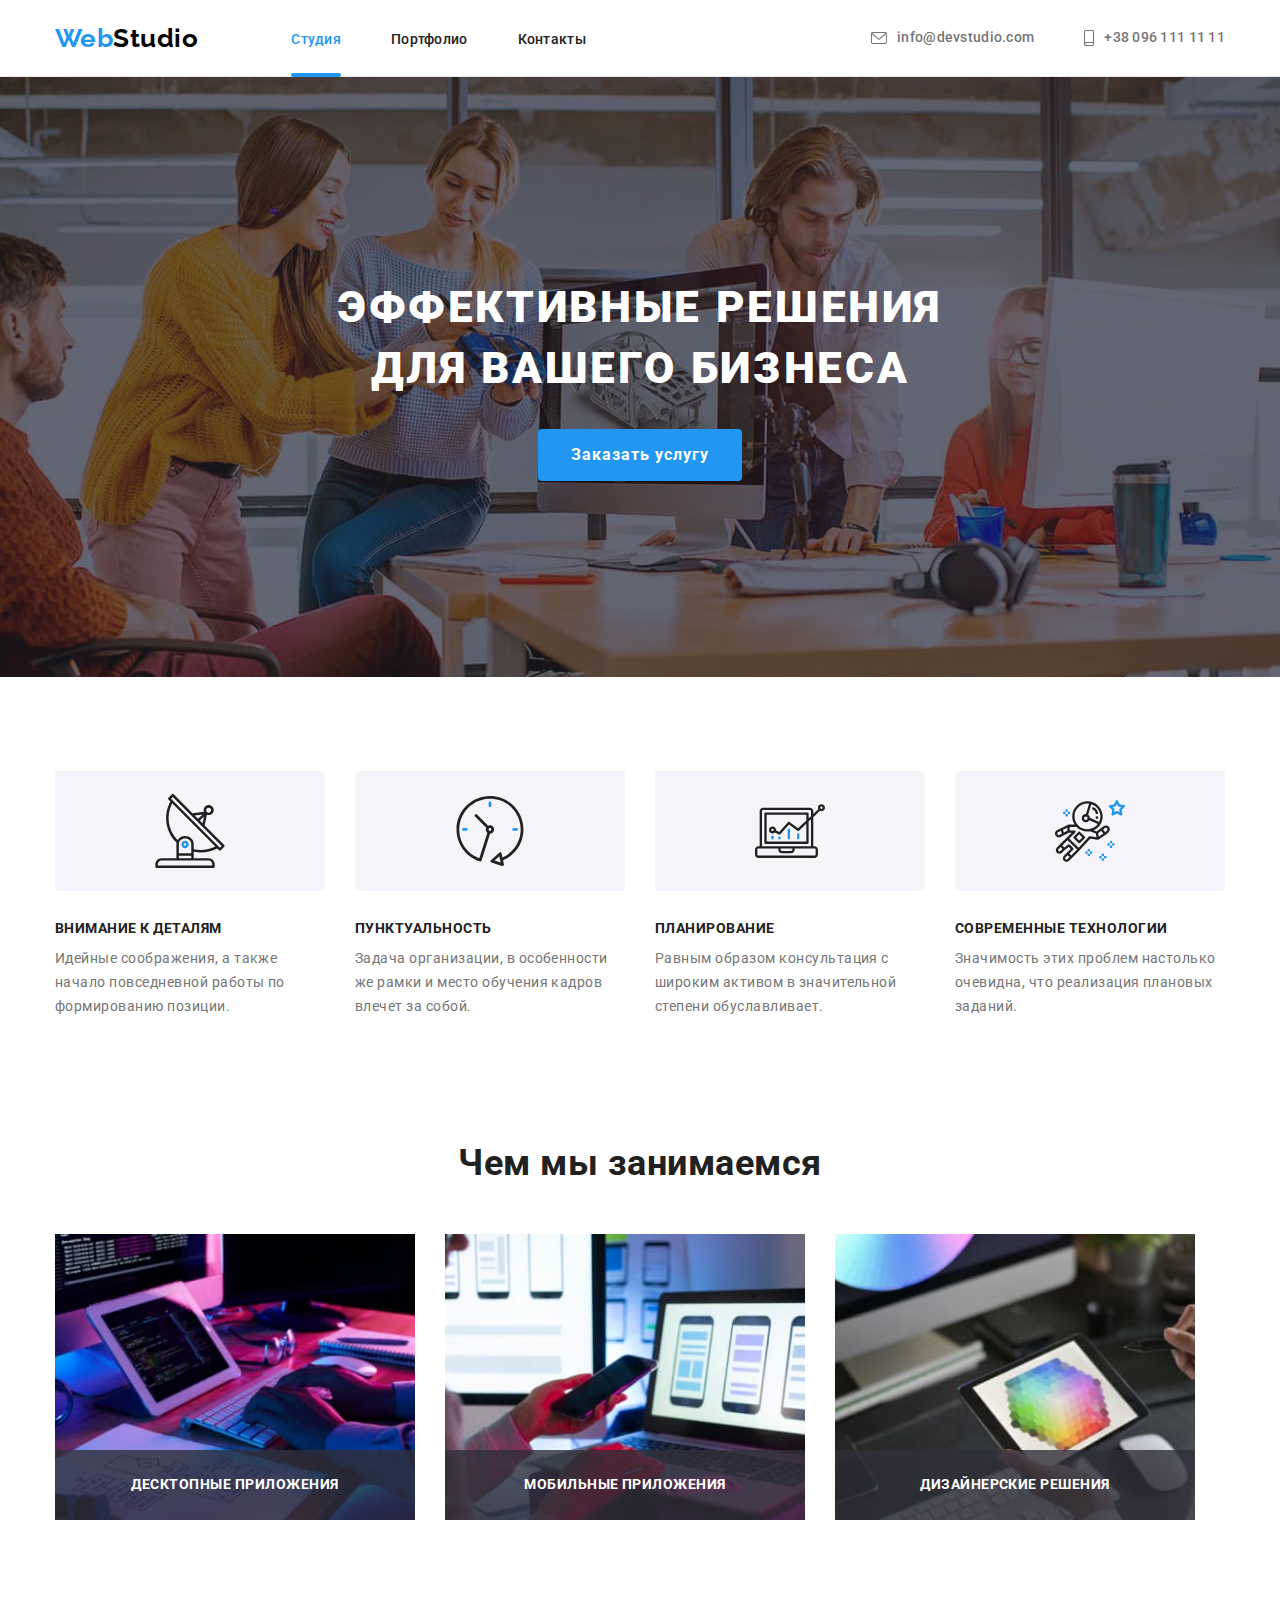
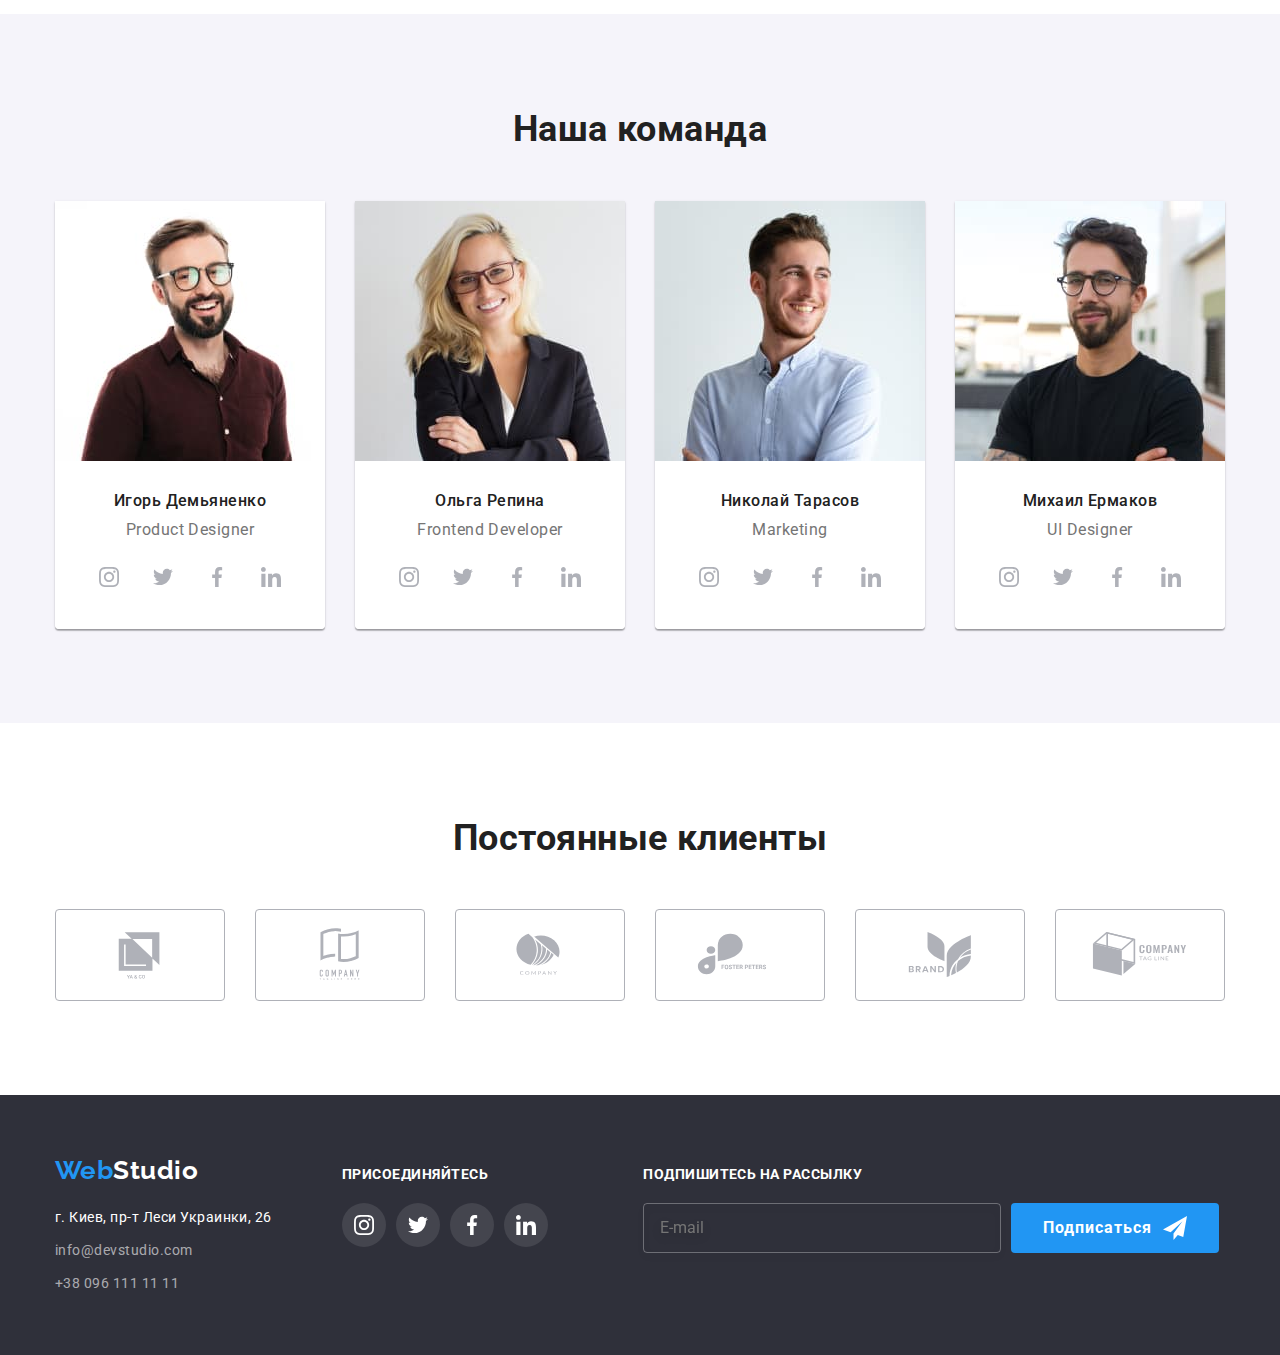
<file: index.html>
<!DOCTYPE html>
<html lang="ru">
  <head>
    <meta charset="UTF-8" />
    <meta http-equiv="X-UA-Compatible" content="IE=edge" />
    <meta name="viewport" content="width=device-width, initial-scale=1.0" />
    <title>Студия</title>
    <link rel="preconnect" href="https://fonts.googleapis.com" />
    <link rel="preconnect" href="https://fonts.gstatic.com" crossorigin />
    <link
      href="https://fonts.googleapis.com/css2?family=Raleway:wght@700&family=Roboto:wght@400;500;700;900&display=swap"
      rel="stylesheet"
    />
    <link
      rel="stylesheet"
      href="https://cdnjs.cloudflare.com/ajax/libs/modern-normalize/1.1.0/modern-normalize.min.css"
    />

    <link rel="stylesheet" href="./css/main.min.css" />
  </head>
  <body>
    <header class="top-side">
      <div class="container header">
        <nav class="navigation header">
          <a href="./index.html" class="logo link">Web<span class="logo__black">Studio</span> </a>
          <ul class="navigation-site list">
            <li class="navigation-site__item item navigation-site__item--active">
              <a
                href="./index.html"
                class="navigation-site__link link navigation-site__link--current"
              >
                Студия
              </a>
            </li>
            <li class="navigation-site__item item">
              <a href="./portfolio.html" class="navigation-site__link link"> Портфолио </a>
            </li>
            <li class="navigation-site__item item">
              <a href="" class="navigation-site__link link"> Контакты </a>
            </li>
          </ul>
        </nav>
        <ul class="contact-up list">
          <li class="contact-up__item item">
            <a href="mailto:test@mail.ua" class="contact-up__link link">
              <svg class="contact-up__icon" width="16px" height="12px">
                <use href="./images/symbol.svg#icon-mail"></use>
              </svg>
              info@devstudio.com
            </a>
          </li>
          <li class="contact-up__item item">
            <a href="tel:+380961111111" class="contact-up__link link">
              <svg class="contact-up__icon" width="10px" height="16px">
                <use href="./images/symbol.svg#icon-smartphone"></use>
              </svg>
              +38 096 111 11 11
            </a>
          </li>
        </ul>
        <button type="button" class="menu__open">
          <svg class="menu-icon" width="40px" height="40px">
            <use href="./images/symbol-icon2.svg#icon-menu-open"></use>
          </svg>
        </button>
      </div>
      <div class="mob-menu is-hidden">
        <div class="container">
          <button type="button" class="menu__close">
            <svg class="menu-icon" width="40px" height="40px">
              <use href="./images/symbol-icon2.svg#icon-menu-close"></use>
            </svg>
          </button>

          <div class="mob-menu-top">
            <nav class="mob-menu-nav">
              <ul class="mob-menu-nav__list list">
                <li class="mob-menu-nav__item item">
                  <a
                    href="./index.html"
                    class="mob-menu-nav__link link navigation-site__link--current"
                  >
                    Студия
                  </a>
                </li>
                <li class="mob-menu-nav__item item">
                  <a href="./portfolio.html" class="mob-menu-nav__link link"> Портфолио </a>
                </li>
                <li class="mob-menu-nav__item item">
                  <a href="" class="mob-menu-nav__link link"> Контакты </a>
                </li>
              </ul>
            </nav>
          </div>
          <div class="mob-menu-bottom">
            <ul class="mob-menu-contact list">
              <li class="mob-menu-contact__item tel">
                <a href="tel:+380961111111" class="mob-menu-contact__tel link">
                  +38 096 111 11 11
                </a>
              </li>
              <li class="mob-menu-contact__item item mail">
                <a href="mailto:test@mail.ua" class="mob-menu-contact__mail link">
                  info@devstudio.com
                </a>
              </li>
            </ul>
            <ul class="mob-menu-social list">
              <li class="mob-menu-social__item item">
                <a href="" class="mob-menu-social__link link"> Instagram </a>
              </li>
              <li class="mob-menu-social__item item">
                <a href="" class="mob-menu-social__link link"> Twitter </a>
              </li>
              <li class="mob-menu-social__item item">
                <a href="" class="mob-menu-social__link link"> Facebook </a>
              </li>
              <li class="mob-menu-social__item item">
                <a href="" class="mob-menu-social__link link"> Linkedin </a>
              </li>
            </ul>
          </div>
        </div>
      </div>
    </header>
    <main>
      <!--герой-->
      <section class="hero">
        <div class="container">
          <h1 class="hero-title">
            эффективные решения
            <br />
            для вашего бизнеса
          </h1>
          <button type="button" class="hero-button" data-modal-open>Заказать услугу</button>
        </div>
      </section>
      <!--features-->
      <section class="section">
        <div class="feature container">
          <h2 class="feature__title section-title visually-hidden">Особенности</h2>
          <ul class="feature-list list">
            <li class="feature-list__item item">
              <h3 class="feature-list__title title">Внимание к деталям</h3>
              <p class="feature-list__par">
                Идейные соображения, а также начало повседневной работы по формированию позиции.
              </p>
            </li>
            <li class="feature-list__item item">
              <h3 class="feature-list__title title">Пунктуальность</h3>
              <p class="feature-list__par">
                Задача организации, в особенности же рамки и место обучения кадров влечет за собой.
              </p>
            </li>
            <li class="feature-list__item item">
              <h3 class="feature-list__title title">Планирование</h3>
              <p class="feature-list__par">
                Равным образом консультация с широким активом в значительной степени обуславливает.
              </p>
            </li>
            <li class="feature-list__item item">
              <h3 class="feature-list__title title">Современные технологии</h3>
              <p class="feature-list__par">
                Значимость этих проблем настолько очевидна, что реализация плановых заданий.
              </p>
            </li>
          </ul>
        </div>
      </section>
      <!--чем мы занимаемся-->
      <section class="section work">
        <div class="container">
          <h2 class="section-title">Чем мы занимаемся</h2>
          <ul class="work-list list">
            <li class="item">
              <img
                src="./images/box1.jpg"
                alt="создание компьютерных программ"
                width="370"
                height="294"
              />
              <p class="par">десктопные приложения</p>
            </li>
            <li class="item">
              <img
                src="./images/box2.jpg"
                alt="создание мобильных приложений"
                width="370"
                height="294"
              />
              <p class="par">мобильные приложения</p>
            </li>
            <li class="item">
              <img src="./images/box3.jpg" alt="создание дизайнов" width="370" height="294" />
              <p class="par">дизайнерские решения</p>
            </li>
          </ul>
        </div>
      </section>

      <!-- наша команда-->
      <section class="section team">
        <div class="team container">
          <h2 class="team__title section-title">Наша команда</h2>
          <ul class="team-list list">
            <li class="team-list__item item">
              <picture>
                <source
                  srcset="./images/jpeg/team1-desk-x1.jpeg 1x, ./images/jpeg/team1-desk-x2.jpeg 2x"
                  media="(min-width: 1200px)"
                />

                <source
                  srcset="./images/jpeg/team1-tab-x1.jpeg 1x, ./images/jpeg/team1-tab-x2.jpeg 2x"
                  media="(min-width: 768px)"
                />
                <source
                  srcset="./images/jpeg/team1-mob-x1.jpeg 1x, ./images/jpeg/team1-mob-x2.jpeg 2x"
                  media="(max-width: 767px)"
                />
                <img src="./images/img1.jpg" alt="дизайнер Игорь Демьяненко" />
              </picture>

              <div class="team-content">
                <h3 class="team-content__title title">Игорь Демьяненко</h3>
                <p class="team-content__par">Product Designer</p>

                <ul class="social list">
                  <li class="social__item item">
                    <a href="" class="social__link link">
                      <svg class="social__icon" width="20px" height="20px">
                        <use href="./images/symbol.svg#icon-instagram1"></use>
                      </svg>
                    </a>
                  </li>
                  <li class="social__item item">
                    <a href="" class="social__link link">
                      <svg class="social__icon" width="20px" height="20px">
                        <use href="./images/symbol.svg#icon-twitter2"></use>
                      </svg>
                    </a>
                  </li>
                  <li class="social__item item">
                    <a href="" class="social__link link">
                      <svg class="social__icon" width="20px" height="20px">
                        <use href="./images/symbol.svg#icon-facebook3"></use>
                      </svg>
                    </a>
                  </li>
                  <li class="social__item item">
                    <a href="" class="social__link link">
                      <svg class="social__icon" width="20px" height="20px">
                        <use href="./images/symbol.svg#icon-linkedin4"></use>
                      </svg>
                    </a>
                  </li>
                </ul>
              </div>
            </li>

            <li class="team-list__item item">
              <picture>
                <source
                  srcset="./images/jpeg/team2-desk-x1.jpeg 1x, ./images/jpeg/team2-desk-x2.jpeg 2x"
                  media="(min-width: 1200px)"
                />

                <source
                  srcset="./images/jpeg/team2-tab-x1.jpeg 1x, ./images/jpeg/team2-tab-x2.jpeg 2x"
                  media="(min-width: 768px)"
                />
                <source
                  srcset="./images/jpeg/team2-mob-x1.jpeg 1x, ./images/jpeg/team2-mob-x2.jpeg 2x"
                  media="(max-width: 767px)"
                />
                <img src="./images/img2.jpg" alt="фронтэнд разработчик Ольга Репина " />
              </picture>

              <div class="team-content">
                <h3 class="title">Ольга Репина</h3>
                <p class="team-content__par">Frontend Developer</p>
                <ul class="social list">
                  <li class="item">
                    <a href="" class="social__link link">
                      <svg class="social__icon" width="20px" height="20px">
                        <use href="./images/symbol.svg#icon-instagram1"></use>
                      </svg>
                    </a>
                  </li>
                  <li class="item">
                    <a href="" class="social__link link">
                      <svg class="social__icon" width="20px" height="20px">
                        <use href="./images/symbol.svg#icon-twitter2"></use>
                      </svg>
                    </a>
                  </li>
                  <li class="item">
                    <a href="" class="social__link link">
                      <svg class="social__icon" width="20px" height="20px">
                        <use href="./images/symbol.svg#icon-facebook3"></use>
                      </svg>
                    </a>
                  </li>
                  <li class="item">
                    <a href="" class="social__link link">
                      <svg class="social__icon" width="20px" height="20px">
                        <use href="./images/symbol.svg#icon-linkedin4"></use>
                      </svg>
                    </a>
                  </li>
                </ul>
              </div>
            </li>
            <li class="team-list__item item">
              <picture>
                <source
                  srcset="./images/jpeg/team3-desk-x1.jpeg 1x, ./images/jpeg/team3-desk-x2.jpeg 2x"
                  media="(min-width: 1200px)"
                />

                <source
                  srcset="./images/jpeg/team3-tab-x1.jpeg 1x, ./images/jpeg/team3-tab-x2.jpeg 2x"
                  media="(min-width: 768px)"
                />
                <source
                  srcset="./images/jpeg/team3-mob-x1.jpeg 1x, ./images/jpeg/team3-mob-x2.jpeg 2x"
                  media="(max-width: 767px)"
                />
                <img src="./images/img3.jpg" alt="маркетолог Николай Тарасов " />
              </picture>

              <div class="team-content">
                <h3 class="title">Николай Тарасов</h3>
                <p class="team-content__par">Marketing</p>
                <ul class="social list">
                  <li class="item">
                    <a href="" class="social__link link">
                      <svg class="social__icon" width="20px" height="20px">
                        <use href="./images/symbol.svg#icon-instagram1"></use>
                      </svg>
                    </a>
                  </li>
                  <li class="item">
                    <a href="" class="social__link link">
                      <svg class="social__icon" width="20px" height="20px">
                        <use href="./images/symbol.svg#icon-twitter2"></use>
                      </svg>
                    </a>
                  </li>
                  <li class="item">
                    <a href="" class="social__link link">
                      <svg class="social__icon" width="20px" height="20px">
                        <use href="./images/symbol.svg#icon-facebook3"></use>
                      </svg>
                    </a>
                  </li>
                  <li class="item">
                    <a href="" class="social__link link">
                      <svg class="social__icon" width="20px" height="20px">
                        <use href="./images/symbol.svg#icon-linkedin4"></use>
                      </svg>
                    </a>
                  </li>
                </ul>
              </div>
            </li>

            <li class="team-list__item item">
              <picture>
                <source
                  srcset="./images/jpeg/team4-desk-x1.jpeg 1x, ./images/jpeg/team4-desk-x2.jpeg 2x"
                  media="(min-width: 1200px)"
                />

                <source
                  srcset="./images/jpeg/team4-tab-x1.jpeg 1x, ./images/jpeg/team4-tab-x2.jpeg 2x"
                  media="(min-width: 768px)"
                />
                <source
                  srcset="./images/jpeg/team4-mob-x1.jpeg 1x, ./images/jpeg/team4-mob-x2.jpeg 2x"
                  media="(max-width: 767px)"
                />
                <img src="./images/img4.jpg" alt="дезайнер Михаил Ермаков" />
              </picture>

              <div class="team-content">
                <h3 class="title">Михаил Ермаков</h3>
                <p class="team-content__par">UI Designer</p>
                <ul class="social list">
                  <li class="item">
                    <a href="" class="social__link link">
                      <svg class="social__icon" width="20px" height="20px">
                        <use href="./images/symbol.svg#icon-instagram1"></use>
                      </svg>
                    </a>
                  </li>
                  <li class="item">
                    <a href="" class="social__link link">
                      <svg class="social__icon" width="20px" height="20px">
                        <use href="./images/symbol.svg#icon-twitter2"></use>
                      </svg>
                    </a>
                  </li>
                  <li class="item">
                    <a href="" class="social__link link">
                      <svg class="social__icon" width="20px" height="20px">
                        <use href="./images/symbol.svg#icon-facebook3"></use>
                      </svg>
                    </a>
                  </li>
                  <li class="item">
                    <a href="" class="social__link link">
                      <svg class="social__icon" width="20px" height="20px">
                        <use href="./images/symbol.svg#icon-linkedin4"></use>
                      </svg>
                    </a>
                  </li>
                </ul>
              </div>
            </li>
          </ul>
        </div>
      </section>

      <section class="section clients">
        <div class="container">
          <h2 class="section-title">Постоянные клиенты</h2>
          <ul class="clients-list list">
            <li class="item">
              <a href="" class="clients-link">
                <svg class="link-icon" width="106px" height="60px">
                  <use href="./images/symbol.svg#icon-group21"></use>
                </svg>
              </a>
            </li>
            <li class="item">
              <a href="" class="clients-link">
                <svg class="link-icon" width="106" height="60">
                  <use href="./images/symbol.svg#icon-group22"></use>
                </svg>
              </a>
            </li>
            <li class="item">
              <a href="" class="clients-link">
                <svg class="link-icon" width="106" height="60">
                  <use href="./images/symbol.svg#icon-group23"></use>
                </svg>
              </a>
            </li>
            <li class="item">
              <a href="" class="clients-link">
                <svg class="link-icon" width="106" height="60">
                  <use href="./images/symbol.svg#icon-group24"></use>
                </svg>
              </a>
            </li>
            <li class="item">
              <a href="" class="clients-link">
                <svg class="link-icon" width="106" height="60">
                  <use href="./images/symbol.svg#icon-group25"></use>
                </svg>
              </a>
            </li>
            <li class="item">
              <a href="" class="clients-link">
                <svg class="link-icon" width="106" height="60">
                  <use href="./images/symbol.svg#icon-group26"></use>
                </svg>
              </a>
            </li>
          </ul>
        </div>
      </section>
    </main>

    <footer class="aside">
      <div class="container">
        <div class="aside-contact">
          <a href="./index.html" class="logo link">Web<span class="logo__white">Studio</span> </a>
          <address class="contact-down">
            <p>г. Киев, пр-т Леси Украинки, 26</p>
            <ul class="contact-down__list list">
              <li class="contact-down__item item">
                <a href="mailto:test@mail.ua" class="contact-down__link link">
                  info@devstudio.com
                </a>
              </li>
              <li class="contact-down__item item">
                <a href="tel:+380961111111" class="contact-down__link link"> +38 096 111 11 11 </a>
              </li>
            </ul>
          </address>
        </div>
        <div class="aside-soc">
          <p class="aside-par">присоединяйтесь</p>
          <ul class="social list">
            <li class="social__item item">
              <a href="" class="social__link link aside__link">
                <svg class="social__icon" width="20px" height="20px">
                  <use href="./images/symbol.svg#icon-instagram1"></use>
                </svg>
              </a>
            </li>
            <li class="social__item item">
              <a href="" class="social__link link aside__link">
                <svg class="social__icon" width="20px" height="20px">
                  <use href="./images/symbol.svg#icon-twitter2"></use>
                </svg>
              </a>
            </li>
            <li class="social__item item">
              <a href="" class="social__link link aside__link">
                <svg class="social__icon" width="20px" height="20px">
                  <use href="./images/symbol.svg#icon-facebook3"></use>
                </svg>
              </a>
            </li>
            <li class="social__item item">
              <a href="" class="social__link link aside__link">
                <svg class="social__icon" width="20px" height="20px">
                  <use href="./images/symbol.svg#icon-linkedin4"></use>
                </svg>
              </a>
            </li>
          </ul>
        </div>
        <div class="aside-subscription">
          <p class="aside-par">подпишитесь на рассылку</p>
          <form class="aside-form">
            <input
              class="aside-form-mail"
              type="email"
              name="mail"
              autocomplete="on"
              placeholder="E-mail"
            />
            <button class="hero-button" type="submit">Подписаться</button>
          </form>
        </div>
      </div>
    </footer>
    <div class="backdrop is-hidden" data-modal>
      <div class="modal">
        <button data-modal-close type="button" class="modal-btn">
          <svg class="modal-icon" width="18px" height="18px">
            <use href="./images/symbol-icon2.svg#icon-close-black"></use>
          </svg>
        </button>

        <form class="speaker-form">
          <p class="speaker-form-par">Оставьте свои данные, мы вам перезвоним</p>

          <div class="speaker-modal">
            <label for="name" class="label">Имя</label>
            <div class="speacer-box">
              <input type="text" name="name" id="name" class="spacer-box-input" />
              <svg class="speacer-box-icon" width="18px" height="18px">
                <use href="./images/symbol-icon2.svg#icon-person-black"></use>
              </svg>
            </div>
          </div>

          <div class="speaker-modal">
            <label for="tel" class="label">Телефон</label>
            <div class="speacer-box">
              <input type="tel" name="tel" id="tel" class="spacer-box-input" />
              <svg class="speacer-box-icon" width="18px" height="18px">
                <use href="./images/symbol-icon2.svg#icon-phone-black"></use>
              </svg>
            </div>
          </div>

          <div class="speaker-modal">
            <label for="mail" class="label">Почта</label>
            <div class="speacer-box">
              <input
                type="email"
                name="mail"
                autocomplete="on"
                id="mail"
                class="spacer-box-input"
              />
              <svg class="speacer-box-icon" width="18px" height="18px">
                <use href="./images/symbol-icon2.svg#icon-email-black"></use>
              </svg>
            </div>
          </div>

          <div class="speaker-modal-comment">
            <label for="comment" class="label">Коментарий</label>
            <div class="speacer-box">
              <textarea
                name="comment"
                id="comment"
                rows="5"
                placeholder="Введите текс"
                class="comment-label"
              ></textarea>
            </div>
          </div>

          <div class="form-check">
            <label class="check-label">
              <input class="check-input" type="checkbox" name="check" />
              <span class="check-icon"></span>
              Соглашаюсь с рассылкой и принимаю
              <a href="" class="check-link">Условия договора</a>
            </label>
          </div>

          <button class="hero-button" type="submit">Отправить</button>
        </form>
      </div>
    </div>
    <script src="./js/modal.js"></script>
    <script src="./js/menu.js"></script>
  </body>
</html>
</file>
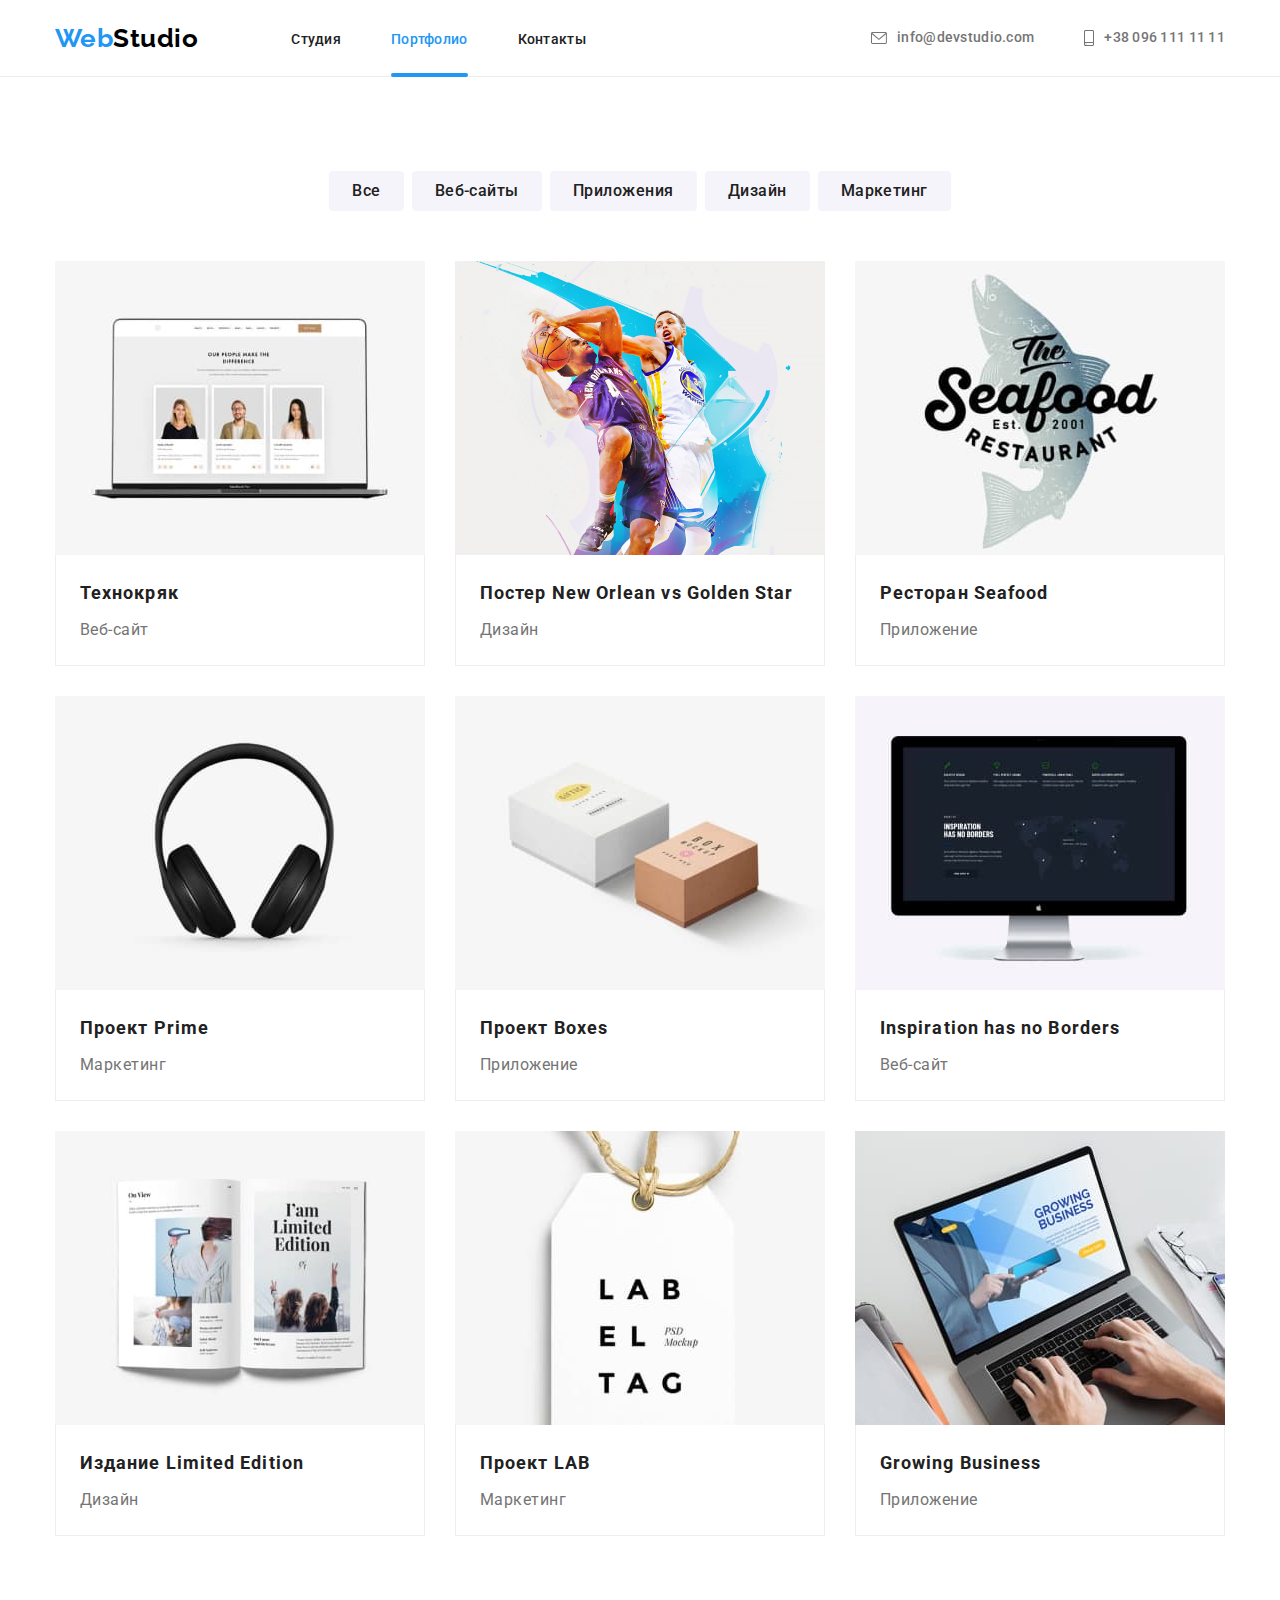
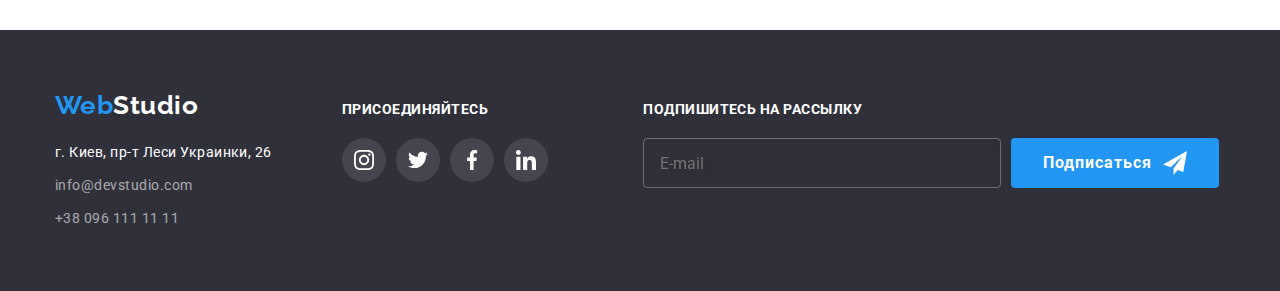
<file: portfolio.html>
<!DOCTYPE html>
<html lang="ru">
  <head>
    <meta charset="UTF-8" />
    <meta http-equiv="X-UA-Compatible" content="IE=edge" />
    <meta name="viewport" content="width=device-width, initial-scale=1.0" />
    <title>Портфолио</title>
    <link rel="preconnect" href="https://fonts.googleapis.com" />
    <link rel="preconnect" href="https://fonts.gstatic.com" crossorigin />
    <link
      href="https://fonts.googleapis.com/css2?family=Raleway:wght@700&family=Roboto:wght@400;500;700;900&display=swap"
      rel="stylesheet"
    />
    <link
      rel="stylesheet"
      href="https://cdnjs.cloudflare.com/ajax/libs/modern-normalize/1.1.0/modern-normalize.min.css"
    />

    <link rel="stylesheet" href="./css/main.min.css" />
  </head>
  <body>
     <header class="top-side">
      <div class="container header">
        <nav class="navigation header">
          <a href="./index.html" class="logo link">Web<span class="logo__black">Studio</span> </a>
          <ul class="navigation-site list">
            <li class="navigation-site__item item">
              <a
                href="./index.html"
                class="navigation-site__link link"
              >
                Студия
              </a>
            </li>
            <li class="navigation-site__item item navigation-site__item--active">
              <a href="./portfolio.html" class="navigation-site__link link  navigation-site__link--current"> Портфолио </a>
            </li>
            <li class="navigation-site__item item">
              <a href="" class="navigation-site__link link"> Контакты </a>
            </li>
          </ul>
        </nav>
        <ul class="contact-up list">
          <li class="contact-up__item item">
            <a href="mailto:test@mail.ua" class="contact-up__link link">
              <svg class="contact-up__icon" width="16px" height="12px">
                <use href="./images/symbol.svg#icon-mail"></use>
              </svg>
              info@devstudio.com
            </a>
          </li>
          <li class="contact-up__item item">
            <a href="tel:+380961111111" class="contact-up__link link">
              <svg class="contact-up__icon" width="10px" height="16px">
                <use href="./images/symbol.svg#icon-smartphone"></use>
              </svg>
              +38 096 111 11 11
            </a>
          </li>
        </ul>
         <button type="button" class="menu__open">
          <svg class="menu-icon" width="40px" height="40px">
            <use href="./images/symbol-icon2.svg#icon-menu-open"></use>
          </svg>
      </div>
      <div class="mob-menu is-hidden">
        <div class="container">
        
        
        <button type="button" class="menu__close">
          <svg class="menu-icon" width="40px" height="40px">
            <use href="./images/symbol-icon2.svg#icon-menu-close"></use>
          </svg>
          </button>
<div class="mob-menu-top">
  <nav class="mob-menu-nav">
          
          <ul class="mob-menu-nav__list list">
            <li class="mob-menu-nav__item item">
              <a
                href="./index.html"
                class="mob-menu-nav__link link"
              >
                Студия
              </a>
            </li>
            <li class="mob-menu-nav__item item">
              <a href="./portfolio.html" class="mob-menu-nav__link link navigation-site__link--current"> Портфолио </a>
            </li>
            <li class="mob-menu-nav__item item">
              <a href="" class="mob-menu-nav__link link"> Контакты </a>
            </li>
          </ul>
        </nav>
</div>
        <div class="mob-menu-bottom">
 <ul class="mob-menu-contact list">
          <li class="mob-menu-contact__item tel">
            <a href="tel:+380961111111" class="mob-menu-contact__tel link">
             
              +38 096 111 11 11
            </a>
          </li>
          <li class="mob-menu-contact__item item mail">
            <a href="mailto:test@mail.ua" class="mob-menu-contact__mail link">
              info@devstudio.com
            </a>
          </li>
          
        </ul>
        <ul class="mob-menu-social list">
            <li class="mob-menu-social__item item">
              <a href="" class="mob-menu-social__link link">
               Instagram
              </a>
            </li>
            <li class="mob-menu-social__item item">
              <a href="" class="mob-menu-social__link link">
               Twitter
              </a>
            </li>
            <li class="mob-menu-social__item item">
              <a href="" class="mob-menu-social__link link">
                Facebook
              </a>
            </li>
            <li class="mob-menu-social__item item">
              <a href="" class="mob-menu-social__link link">
                Linkedin
              </a>
            </li>
          </ul>
        </div>
       
          
       </div>
      </div>
    </header>
    <main>
      <section class="section">
        <div class="container">
          <h1 class="visually-hidden">галерея работ</h1>
          <ul class="menu list">
            <li class="menu__item item">
              <button type="button" class="menu__button">Все</button>
            </li>
            <li class="menu__item item">
              <button type="button" class="menu__button">Веб-сайты</button>
            </li>
            <li class="menu__item item">
              <button type="button" class="menu__button">Приложения</button>
            </li>
            <li class="menu__item item">
              <button type="button" class="menu__button">Дизайн</button>
            </li>
            <li class="menu__item item">
              <button type="button" class="menu__button">Маркетинг</button>
            </li>
          </ul>

          <ul class="gallery list">
            <li class="gallery__item item">
              <a href="" class="gallery__link link">
                <div class="gallery-thum">
                  <picture>
                    <source
                      srcset="./images/img1p.jpg 1x, ./images/jpeg/gl1-des-x2.jpeg 2x"
                      media="(min-width: 1200px)"
                    />

                    <source
                      srcset="./images/jpeg/gl1-tab-x1.jpeg 1x, ./images/jpeg/gl1-tab-x2.jpeg 2x"
                      media="(min-width: 768px)"
                    />
                    <source
                      srcset="./images/jpeg/gl1-mob-x1.jpeg 1x, ./images/jpeg/gl1-mob-x2.jpeg 2x"
                      media="(max-width: 767px)"
                    />
                    <img src="./images/img1p.jpg" alt="ноутбук" />
                  </picture>

                  
                  <p class="gallery-thum__par">
                    Ресурс предлагает комплексные предложения с разным уровнем функционала и
                    сервисов. Все это позволит посетителю получить исчерпывающие сведения о компании
                    или частном лице.
                  </p>
                </div>
                <div class="gallery-meta">
                  <h3 class="gallery-meta__title">Технокряк</h3>
                  <p class="gallery-meta__text">Веб-сайт</p>
                </div>
              </a>
            </li>
            <li class="gallery__item item">
              <a href="" class="gallery__link link">
                <div class="gallery-thum">
                  <picture>
                    <source
                      srcset="./images/img-2p.jpg 1x, ./images/jpeg/gl2-des-x2.jpeg 2x"
                      media="(min-width: 1200px)"
                    />

                    <source
                      srcset="./images/jpeg/gl2-tab-x1.jpeg 1x, ./images/jpeg/gl2-tab-x2.jpeg 2x"
                      media="(min-width: 768px)"
                    />
                    <source
                      srcset="./images/jpeg/gl2-mob-x1.jpeg 1x, ./images/jpeg/gl2-mob-x2.jpeg 2x"
                      media="(max-width: 767px)"
                    />
                    <img src="./images/img-2p.jpg" alt="баскетбол" />
                  </picture>
                  <!-- <img src="./images/img2p.jpg" alt="баскетбол" width="370" height="294" /> -->
                  <p class="gallery-thum__par">
                    Ресурс предлагает комплексные предложения с разным уровнем функционала и
                    сервисов. Все это позволит посетителю получить исчерпывающие сведения о компании
                    или частном лице.
                  </p>
                </div>
                <div class="gallery-meta">
                  <h3 class="gallery-meta__title">Постер New Orlean vs Golden Star</h3>
                  <p class="gallery-meta__text">Дизайн</p>
                </div>
              </a>
            </li>
            <li class="gallery__item item">
              <a href="" class="gallery__link link">
                <div class="gallery-thum">
                  <picture>
                    <source
                      srcset="./images/img3p.jpg 1x, ./images/jpeg/gl3-des-x2.jpeg 2x"
                      media="(min-width: 1200px)"
                    />

                    <source
                      srcset="./images/jpeg/gl3-tab-x1.jpeg 1x, ./images/jpeg/gl3-tab-x2.jpeg 2x"
                      media="(min-width: 768px)"
                    />
                    <source
                      srcset="./images/jpeg/gl3-mob-x1.jpeg 1x, ./images/jpeg/gl3-mob-x2.jpeg 2x"
                      media="(max-width: 767px)"
                    />
                    <img src="./images/img3p.jpg" alt="постер ресторан Seafood" />
                  </picture>

                
                  <p class="gallery-thum__par">
                    Ресурс предлагает комплексные предложения с разным уровнем функционала и
                    сервисов. Все это позволит посетителю получить исчерпывающие сведения о компании
                    или частном лице.
                  </p>
                </div>
                <div class="gallery-meta">
                  <h3 class="gallery-meta__title">Ресторан Seafood</h3>
                  <p class="gallery-meta__text">Приложение</p>
                </div>
              </a>
            </li>
            <li class="gallery__item item">
              <a href="" class="gallery__link link">
                <div class="gallery-thum">
                  <picture>
                    <source
                      srcset="./images/img4p.jpg 1x, ./images/jpeg/gl4-des-x2.jpeg 2x"
                      media="(min-width: 1200px)"
                    />

                    <source
                      srcset="./images/jpeg/gl4-tab-x1.jpeg 1x, ./images/jpeg/gl4-tab-x2.jpeg 2x"
                      media="(min-width: 768px)"
                    />
                    <source
                      srcset="./images/jpeg/gl4-mob-x1.jpeg 1x, ./images/jpeg/gl4-mob-x2.jpeg 2x"
                      media="(max-width: 767px)"
                    />
                    <img src="./images/img4p.jpg" alt="наушники" />
                  </picture>

                  <!-- <img src="./images/img4p.jpg" alt="наушники" width="370" height="294" /> -->
                  <p class="gallery-thum__par">
                    Ресурс предлагает комплексные предложения с разным уровнем функционала и
                    сервисов. Все это позволит посетителю получить исчерпывающие сведения о компании
                    или частном лице.
                  </p>
                </div>
                <div class="gallery-meta">
                  <h3 class="gallery-meta__title">Проект Prime</h3>
                  <p class="gallery-meta__text">Маркетинг</p>
                </div>
              </a>
            </li>
            <li class="gallery__item item">
              <a href="" class="gallery__link link">
                <div class="gallery-thum">
                  <picture>
                    <source
                      srcset="./images/img5p.jpg 1x, ./images/jpeg/gl5-des-x2.jpeg 2x"
                      media="(min-width: 1200px)"
                    />

                    <source
                      srcset="./images/jpeg/gl5-tab-x1.jpeg 1x, ./images/jpeg/gl5-tab-x2.jpeg 2x"
                      media="(min-width: 768px)"
                    />
                    <source
                      srcset="./images/jpeg/gl5-mob-x1.jpeg 1x, ./images/jpeg/gl5-mob-x2.jpeg 2x"
                      media="(max-width: 767px)"
                    />
                    <img src="./images/img5p.jpg" alt="коробки" />
                  </picture>

                  <!-- <img src="./images/img5p.jpg" alt="коробки" width="370" height="294" /> -->
                  <p class="gallery-thum__par">
                    Ресурс предлагает комплексные предложения с разным уровнем функционала и
                    сервисов. Все это позволит посетителю получить исчерпывающие сведения о компании
                    или частном лице.
                  </p>
                </div>
                <div class="gallery-meta">
                  <h3 class="gallery-meta__title">Проект Boxes</h3>
                  <p class="gallery-meta__text">Приложение</p>
                </div>
              </a>
            </li>
            <li class="gallery__item item">
              <a href="" class="gallery__link link">
                <div class="gallery-thum">
                  <picture>
                    <source
                      srcset="./images/img6p.jpg 1x, ./images/jpeg/gl6-des-x2.jpeg 2x"
                      media="(min-width: 1200px)"
                    />

                    <source
                      srcset="./images/jpeg/gl6-tab-x1.jpeg 1x, ./images/jpeg/gl6-tab-x2.jpeg 2x"
                      media="(min-width: 768px)"
                    />
                    <source
                      srcset="./images/jpeg/gl6-mob-x1.jpeg 1x, ./images/jpeg/gl6-mob-x2.jpeg 2x"
                      media="(max-width: 767px)"
                    />
                    <img src="./images/img6p.jpg" alt="монитор" />
                  </picture>
                  <!-- <img src="./images/img6p.jpg" alt="монитор" width="370" height="294" /> -->
                  <p class="gallery-thum__par">
                    Ресурс предлагает комплексные предложения с разным уровнем функционала и
                    сервисов. Все это позволит посетителю получить исчерпывающие сведения о компании
                    или частном лице.
                  </p>
                </div>
                <div class="gallery-meta">
                  <h3 class="gallery-meta__title">Inspiration has no Borders</h3>
                  <p class="gallery-meta__text">Веб-сайт</p>
                </div>
              </a>
            </li>
            <li class="gallery__item item">
              <a href="" class="gallery__link link">
                <div class="gallery-thum">
                  <picture>
                    <source
                      srcset="./images/img7p.jpg 1x, ./images/jpeg/gl7-des-x2.jpeg 2x"
                      media="(min-width: 1200px)"
                    />

                    <source
                      srcset="./images/jpeg/gl7-tab-x1.jpeg 1x, ./images/jpeg/gl7-tab-x2.jpeg 2x"
                      media="(min-width: 768px)"
                    />
                    <source
                      srcset="./images/jpeg/gl7-mob-x1.jpeg 1x, ./images/jpeg/gl7-mob-x2.jpeg 2x"
                      media="(max-width: 767px)"
                    />
                    <img src="./images/img7p.jpg" alt="книга" />
                  </picture>

                  <!-- <img src="./images/img7p.jpg" alt="книга" width="370" height="294" /> -->
                  <p class="gallery-thum__par">
                    Ресурс предлагает комплексные предложения с разным уровнем функционала и
                    сервисов. Все это позволит посетителю получить исчерпывающие сведения о компании
                    или частном лице.
                  </p>
                </div>
                <div class="gallery-meta">
                  <h3 class="gallery-meta__title">Издание Limited Edition</h3>
                  <p class="gallery-meta__text">Дизайн</p>
                </div>
              </a>
            </li>
            <li class="gallery__item item">
              <a href="" class="gallery__link link">
                <div class="gallery-thum">
                  <picture>
                    <source
                      srcset="./images/img8p.jpg 1x, ./images/jpeg/gl8-des-x2.jpeg 2x"
                      media="(min-width: 1200px)"
                    />

                    <source
                      srcset="./images/jpeg/gl8-tab-x1.jpeg 1x, ./images/jpeg/gl8-tab-x2.jpeg 2x"
                      media="(min-width: 768px)"
                    />
                    <source
                      srcset="./images/jpeg/gl8-mob-x1.jpeg 1x, ./images/jpeg/gl8-mob-x2.jpeg 2x"
                      media="(max-width: 767px)"
                    />
                    <img src="./images/img8p.jpg" alt="бирка" />
                  </picture>
                  <!-- <img src="./images/img8p.jpg" alt="бирка" width="370" height="294" /> -->
                  <p class="gallery-thum__par">
                    Ресурс предлагает комплексные предложения с разным уровнем функционала и
                    сервисов. Все это позволит посетителю получить исчерпывающие сведения о компании
                    или частном лице.
                  </p>
                </div>

                <div class="gallery-meta">
                  <h3 class="gallery-meta__title">Проект LAB</h3>
                  <p class="gallery-meta__text">Маркетинг</p>
                </div>
              </a>
            </li>

            <li class="gallery__item item">
              <a href="" class="gallery__link link">
                <div class="gallery-thum">
                  <picture>
                    <source
                      srcset="./images/img9p.jpg 1x, ./images/jpeg/gl9-des-x2.jpeg 2x"
                      media="(min-width: 1200px)"
                    />

                    <source
                      srcset="./images/jpeg/gl9-tab-x1.jpeg 1x, ./images/jpeg/gl9-tab-x2.jpeg 2x"
                      media="(min-width: 768px)"
                    />
                    <source
                      srcset="./images/jpeg/gl9-mob-x1.jpeg 1x, ./images/jpeg/gl9-mob-x2.jpeg 2x"
                      media="(max-width: 767px)"
                    />
                    <img src="./images/img9p.jpg" alt="работа на ноутбуке" />
                  </picture>

                  <!-- <img src="./images/img9p.jpg" alt="работа на ноутбуке" width="370" height="294" /> -->
                  <p class="gallery-thum__par">
                    Ресурс предлагает комплексные предложения с разным уровнем функционала и
                    сервисов. Все это позволит посетителю получить исчерпывающие сведения о компании
                    или частном лице.
                  </p>
                </div>

                <div class="gallery-meta">
                  <h3 class="gallery-meta__title">Growing Business</h3>
                  <p class="gallery-meta__text">Приложение</p>
                </div>
              </a>
            </li>
          </ul>
        </div>
      </section>
    </main>
    <footer class="aside">
      <div class="container">
        <div class="aside-contact">
          <a href="./index.html" class="logo link">Web<span class="logo__white">Studio</span> </a>
          <address class="contact-down">
            <p>г. Киев, пр-т Леси Украинки, 26</p>
            <ul class="contact-down__list list">
              <li class="contact-down__item item">
                <a href="mailto:test@mail.ua" class="contact-down__link link">
                  info@devstudio.com
                </a>
              </li>
              <li class="contact-down__item item">
                <a href="tel:+380961111111" class="contact-down__link link"> +38 096 111 11 11 </a>
              </li>
            </ul>
          </address>
        </div>
        <div class="aside-soc">
          <p class="aside-par">присоединяйтесь</p>
          <ul class="social list">
            <li class="social__item item">
              <a href="" class="social__link link aside__link">
                <svg class="social__icon" width="20px" height="20px">
                  <use href="./images/symbol.svg#icon-instagram1"></use>
                </svg>
              </a>
            </li>
            <li class="social__item item">
              <a href="" class="social__link link aside__link">
                <svg class="social__icon" width="20px" height="20px">
                  <use href="./images/symbol.svg#icon-twitter2"></use>
                </svg>
              </a>
            </li>
            <li class="social__item item">
              <a href="" class="social__link link aside__link">
                <svg class="social__icon" width="20px" height="20px">
                  <use href="./images/symbol.svg#icon-facebook3"></use>
                </svg>
              </a>
            </li>
            <li class="social__item item">
              <a href="" class="social__link link aside__link">
                <svg class="social__icon" width="20px" height="20px">
                  <use href="./images/symbol.svg#icon-linkedin4"></use>
                </svg>
              </a>
            </li>
          </ul>
        </div>
        <div class="aside-subscription">
          <p class="aside-par">подпишитесь на рассылку</p>
          <form class="aside-form">
            <input
              class="aside-form-mail"
              type="email"
              name="mail"
              autocomplete="on"
              placeholder="E-mail"
            />
            <button class="hero-button" type="submit">Подписаться</button>
          </form>
        </div>
      </div>
    </footer>
     <script src="./js/menu.js"></script>
  </body>
</html>
</file>
<file: css/main.min.css>
:root{--primary-text-color: #757575;--secondery-text-color: #212121;--third-text-color: rgba(255, 255, 255, 0.6);--logo-color: #000000;--accent-color: #2196f3;--accent-hover-color: #188ce8;--accent-button-color: #f5f4fa;--primary-white-color: #ffffff;--primary-background-color: #2f303a}h1,h2,h3,h4,h5,h6{margin-top:0}p{margin-top:0;margin-bottom:0}img{display:block;max-width:100%;height:auto}body{margin:0;letter-spacing:.03em;background-color:var(--primary-white-color);color:var(--primary-text-color);font-family:"Roboto",sans-serif}.list{list-style:none;padding:0;margin:0}.link{text-decoration:none}.visually-hidden{position:absolute;width:1px;height:1px;margin:-1px;border:0;padding:0;white-space:nowrap;clip-path:inset(100%);clip:rect(0 0 0 0);overflow:hidden}.container{margin-left:auto;margin-right:auto;width:100%;padding-left:15px;padding-right:15px}@media screen and (min-width: 480px){.container{max-width:480px}}@media screen and (min-width: 768px){.container{max-width:768px}}@media screen and (min-width: 1200px){.container{max-width:1200px}}.logo{display:inherit;font-family:"Raleway",sans-serif;font-weight:700;font-size:24px;line-height:1.74;color:var(--accent-color)}@media screen and (min-width: 1200px){.logo{font-size:26px;line-height:1.19}}.logo__black{color:var(--logo-color)}.logo__white{color:var(--primary-white-color)}.top-side{border-bottom:1px solid #ececec}.container.header{display:flex;margin-top:10px;margin-bottom:10px;justify-content:space-between}@media screen and (min-width: 768px){.container.header{margin-top:0px;margin-bottom:0px}}.header{display:flex;align-items:center}.navigation-site{display:none;margin-left:93px}@media screen and (min-width: 768px){.navigation-site{display:flex}}.navigation-site .item+.item{margin-left:50px}.navigation-site__link{display:block;padding-top:32px;padding-bottom:28px;color:var(--secondery-text-color);font-weight:500;font-size:14px;line-height:1.14;letter-spacing:.02em;transition-property:color;transition-duration:250ms;transition-timing-function:cubic-bezier(0.4, 0, 0.2, 1)}.navigation-site__link:hover,.navigation-site__link:focus{color:var(--accent-color)}.navigation-site__item--active{position:relative}.navigation-site__item--active:after{content:"";display:block;position:absolute;width:100%;height:4px;background-color:var(--accent-color);border-radius:2px;bottom:-1px}.contact-up{display:none;margin-left:auto}@media screen and (min-width: 768px)and (max-width: 1199px){.contact-up{display:inline-block}.contact-up .item:first-child{margin-bottom:10px}}@media screen and (min-width: 1200px){.contact-up{display:flex}.contact-up .item+.item{margin-left:50px}}.contact-up__link{display:flex;font-weight:500;font-size:14px;line-height:1.14;letter-spacing:.02em;color:var(--primary-text-color);align-items:center;transition-property:color;transition-duration:250ms;transition-timing-function:cubic-bezier(0.4, 0, 0.2, 1)}.contact-up__link:hover,.contact-up__link:focus{color:var(--accent-color)}.contact-up__icon{margin-right:10px;fill:currentColor}.menu__open{display:flex;align-items:center;justify-content:center;border-color:rgba(0,0,0,0);background-color:rgba(0,0,0,0);padding:0px;cursor:pointer}@media screen and (min-width: 768px){.menu__open{display:none}}.mob-menu{position:fixed;z-index:2;width:100vw;height:100vh;background-color:#fff;top:0;transform:translateX(0);transition:transform 300ms ease-in-out}.mob-menu>.container{display:flex;flex-direction:column;height:100%;justify-content:space-between;padding:48px 40px;overflow:auto}.mob-menu.is-hidden{transform:translateX(100%);visibility:hidden;pointer-events:none}.menu__close{position:absolute;right:15px;top:10px;border-color:rgba(0,0,0,0);background-color:rgba(0,0,0,0);padding:0px;cursor:pointer}.menu-icon{transition:fill 250ms cubic-bezier(0.4, 0, 0.2, 1);transition:fill 250ms cubic-bezier(0.4, 0, 0.2, 1)}.menu__close:focus .menu-icon,.menu__close:hover .menu-icon{fill:var(--accent-color)}.menu__open:focus .menu-icon,.menu__open:hover .menu-icon{fill:var(--accent-color)}.mob-menu-contact__item.tel{margin-bottom:32px}.mob-menu-contact__item.mail{margin-bottom:64px}.mob-menu-nav__item:not(:last-child){margin-bottom:32px}.mob-menu-nav__link{font-weight:500;font-size:30px;line-height:1.17;letter-spacing:.02em;color:#212121}@media screen and (min-width: 480px){.mob-menu-nav__link{font-size:40px;line-height:1.175;letter-spacing:.02em}}.mob-menu-contact__tel{margin-bottom:32px;font-weight:500;font-size:24px;line-height:1.17;letter-spacing:.02em;color:#2196f3}@media screen and (min-width: 480px){.mob-menu-contact__tel{font-size:34px;line-height:1.18}}.mob-menu-contact__mail{font-weight:500;font-size:24px;line-height:1.17;letter-spacing:.02em;color:#757575}.mob-menu-social{display:flex;flex-wrap:wrap}.mob-menu-social__link{font-weight:500;font-size:12px;line-height:1.2;letter-spacing:.02em;color:#2196f3}@media screen and (min-width: 480px){.mob-menu-social__link{font-size:18px;line-height:1.22}}.mob-menu-social__item:not(:last-child){border-right:1px solid rgba(33,33,33,.2);padding-right:5px}@media screen and (min-width: 480px){.mob-menu-social__item:not(:last-child){padding-right:10px}}.mob-menu-social__item:not(:first-child){padding-left:5px}@media screen and (min-width: 480px){.mob-menu-social__item:not(:first-child){padding-left:10px}}.navigation-site__link--current{color:var(--accent-color)}.hero{max-width:100%;height:400px;margin-left:auto;margin-right:auto;padding-top:118px;background-image:linear-gradient(to right, rgba(47, 48, 58, 0.4), rgba(47, 48, 58, 0.4)),url(../images/jpeg/hero-mobile-x1.jpeg);background-repeat:no-repeat;background-position:center;background-size:cover;background-color:var(--primary-background-color)}@media(min-device-pixel-ratio: 2),(min-resolution: 192dpi),(min-resolution: 2dppx){.hero{background-image:linear-gradient(to right, rgba(47, 48, 58, 0.4), rgba(47, 48, 58, 0.4)),url(../images/jpeg/hero-mobile-x2.jpeg)}}@media screen and (min-width: 768px){.hero{background-image:linear-gradient(to right, rgba(47, 48, 58, 0.4), rgba(47, 48, 58, 0.4)),url(../images/jpeg/hero-tables-x1.jpeg)}}@media screen and (min-width: 768px)and (min-device-pixel-ratio: 2),screen and (min-width: 768px)and (min-resolution: 192dpi),screen and (min-width: 768px)and (min-resolution: 2dppx){.hero{background-image:linear-gradient(to right, rgba(47, 48, 58, 0.4), rgba(47, 48, 58, 0.4)),url(../images/jpeg/hero-tables-x2.jpeg)}}@media screen and (min-width: 1200px){.hero{background-image:linear-gradient(to right, rgba(47, 48, 58, 0.4), rgba(47, 48, 58, 0.4)),url(../images/imghero.jpg);max-width:1600px;height:600px;padding-top:200px}}@media screen and (min-width: 1200px)and (min-device-pixel-ratio: 2),screen and (min-width: 1200px)and (min-resolution: 192dpi),screen and (min-width: 1200px)and (min-resolution: 2dppx){.hero{background-image:linear-gradient(to right, rgba(47, 48, 58, 0.4), rgba(47, 48, 58, 0.4)),url(../images/jpeg/hero-desktop-x2.jpeg)}}.hero .container{text-align:center}.hero-title{font-size:21px;line-height:1.6;font-weight:900;letter-spacing:.06em;text-transform:uppercase;color:var(--primary-white-color)}@media screen and (min-width: 480px){.hero-title{font-size:26px;line-height:1.62}}@media screen and (min-width: 1200px){.hero-title{font-size:44px;line-height:1.39}}.hero-button{border:1px solid rgba(0,0,0,0);border-radius:4px;padding:10px 32px;min-width:200px;color:var(--primary-white-color);background-color:var(--accent-color);font-weight:700;line-height:1.87;text-align:center;letter-spacing:.06em;cursor:pointer;transition-property:background-color;transition-duration:250ms;transition-timing-function:cubic-bezier(0.4, 0, 0.2, 1)}.hero-button:hover,.hero-button:focus{background-color:var(--accent-hover-color)}.section{padding-top:60px;padding-bottom:60px}@media screen and (min-width: 1200px){.section{padding-top:94px;padding-bottom:94px}}.section-title{margin-bottom:50px;font-size:36px;line-height:1.17;text-align:center;color:var(--secondery-text-color)}.feature-list{font-size:14px;line-height:1.7}@media screen and (min-width: 768px){.feature-list{display:flex;flex-wrap:wrap;gap:30px}}.feature-list__item{width:100%;margin-bottom:30px}@media screen and (min-width: 768px){.feature-list__item{width:354px}}@media screen and (min-width: 1200px){.feature-list__item{width:270px}}.feature-list__item::before{display:block;content:"";height:120px;margin-bottom:30px;background-size:70px;background-repeat:no-repeat;background-position:center;background-color:var(--accent-button-color);border-radius:4px}.feature-list__item:nth-child(1)::before{background-image:url(../images/sat.svg)}.feature-list__item:nth-child(2)::before{background-image:url(../images/time.svg)}.feature-list__item:nth-child(3)::before{background-image:url(../images/diagram3.svg)}.feature-list__item:nth-child(4)::before{background-image:url(../images/astronaut4.svg)}.feature-list__title.title{font-weight:700;font-size:14px;line-height:1.14;text-transform:uppercase;color:#212121}.feature-list__title.title{text-transform:uppercase;color:var(--secondery-text-color)}@media screen and (min-width: 768px){.feature-list__title.title{text-align:left}}.section.work{padding-top:0;display:none}@media screen and (min-width: 1200px){.section.work{display:block}}.work-list{display:flex}.work-list .par{display:flex;align-items:center;justify-content:center;position:absolute;bottom:0px;color:var(--primary-white-color);width:100%;height:70px;font-style:normal;font-weight:700;font-size:14px;line-height:1.14;text-transform:uppercase;background:rgba(47,48,58,.8)}.work-list .item{flex-basis:calc(33.3333333333% - 30px);position:relative}.work-list .item+.item{margin-left:30px}.team{background-color:var(--accent-button-color)}.team-list{display:flex;flex-wrap:wrap;justify-content:center;gap:30px;line-height:1.19;text-align:center}.title{margin-bottom:10px;font-size:16px;font-weight:500;line-height:1.19;text-align:center;color:var(--secondery-text-color)}.team-list__item{box-shadow:0px 1px 3px rgba(0,0,0,.12),0px 1px 1px rgba(0,0,0,.14),0px 2px 1px rgba(0,0,0,.2);border-radius:0px 0px 4px 4px}.team-content__par{margin-bottom:16px}.social{display:flex;justify-content:center;gap:10px}.social__link{width:44px;height:44px;border-radius:50%;display:flex;align-items:center;justify-content:center;color:#afb1b8;transition-property:color,background-color;transition-duration:250ms;transition-timing-function:cubic-bezier(0.4, 0, 0.2, 1)}.social__link:hover,.social__link:focus{background-color:var(--accent-color);color:var(--primary-white-color)}.social__icon{fill:currentColor}.team-content{padding:30px 0px;border-radius:0px 0px 4px 4px;background-color:var(--primary-white-color)}.clients-list{display:flex;flex-wrap:wrap;justify-content:center;gap:30px;align-items:center}.section-title{font-size:28px;margin-bottom:30px}@media screen and (min-width: 1200px){.section-title{font-size:36px;margin-bottom:50px}}.clients-link{display:flex;align-items:center;justify-content:center;color:#afb1b8;width:210px;height:92px;border:1px solid #afb1b8;border-radius:4px;transition-property:border,color;transition-duration:250ms;transition-timing-function:cubic-bezier(0.4, 0, 0.2, 1)}@media screen and (min-width: 768px){.clients-link{width:226px}}@media screen and (min-width: 1200px){.clients-link{width:170px}}.clients-link>.link-icon{fill:currentColor}.clients-link:hover,.clients-link:focus{color:#2196f3;border:1px solid var(--accent-color)}.aside{padding-top:60px;padding-bottom:60px;background-color:var(--primary-background-color);color:var(--primary-white-color)}.aside .container{display:flex}@media screen and (max-width: 1199px){.aside .container{flex-wrap:wrap;flex-direction:column;text-align:center}}@media screen and (min-width: 768px){.aside .container{flex-direction:row;align-items:baseline}}@media screen and (min-width: 1200px){.aside .container{align-items:baseline}}.aside-contact{margin-bottom:60px}@media screen and (min-width: 768px)and (max-width: 1199px){.aside-contact{margin-left:72px}}@media screen and (min-width: 1200px){.aside-contact{margin-bottom:0px}}.aside__link{background-color:rgba(255,255,255,.1);color:var(--primary-white-color);transition-property:background-color;transition-duration:250ms;transition-timing-function:cubic-bezier(0.4, 0, 0.2, 1)}.contact-down{margin-top:20px;font-size:14px;line-height:1.71;font-style:normal}.contact-down__link{color:var(--third-text-color);transition-property:color;transition-duration:250ms;transition-timing-function:cubic-bezier(0.4, 0, 0.2, 1)}.contact-down__link:hover,.contact-down__link:focus{color:var(--accent-color)}.contact-down__list{margin-top:9px}.contact-down__item:first-child{margin-bottom:9px}@media screen and (max-width: 1199px){.aside-soc{margin-bottom:60px}}@media screen and (min-width: 768px){.aside-soc{margin-right:89px;margin-left:auto}}@media screen and (min-width: 1200px){.aside-soc{margin-left:70px}}.aside-par{margin-bottom:20px;font-style:normal;font-weight:700;font-size:14px;line-height:1.14;text-transform:uppercase}@media screen and (min-width: 768px){.aside-subscription{margin-left:auto;margin-right:auto}}@media screen and (min-width: 1200px){.aside-subscription{margin-left:auto}}.aside-subscription .hero-button{display:flex;align-items:center;margin-left:10px;border:0px}@media screen and (max-width: 1199px){.aside-subscription .hero-button{margin-left:auto;margin-right:auto}}.aside-subscription .hero-button::after{justify-content:center;content:"";width:24px;height:24px;margin-left:11px;background-image:url("../images/icon-send.svg");background-size:contain}.aside-form{display:flex}@media screen and (max-width: 1199px){.aside-form{flex-wrap:wrap}}.aside-form-mail{width:100%;height:50px;border:1px solid rgba(255,255,255,.3);filter:drop-shadow(0px 4px 4px rgba(0, 0, 0, 0.15));border-radius:4px;background-color:rgba(0,0,0,0);padding-left:16px;color:rgba(255,255,255,.6)}@media screen and (min-width: 1200px){.aside-form-mail{width:358px}}@media screen and (max-width: 1199px){.aside-form-mail{margin-bottom:20px}}.menu{display:flex;flex-wrap:wrap;justify-content:left;margin-bottom:40px;gap:15px 8px}@media screen and (min-width: 768px){.menu{justify-content:center;margin-bottom:30px}}@media screen and (min-width: 1200px){.menu{margin-bottom:50px}}.menu__button{border:1px solid rgba(0,0,0,0);border-radius:4px;padding:6px 22px;font-weight:500;line-height:1.63;text-align:center;letter-spacing:.03em;font-family:inherit;cursor:pointer;color:var(--secondery-text-color);background-color:var(--accent-button-color);transition-property:background-color,color,box-shadow;transition-duration:250ms;transition-timing-function:cubic-bezier(0.4, 0, 0.2, 1)}.menu__button:hover,.menu__button:focus{color:var(--primary-white-color);background-color:var(--accent-color);box-shadow:0px 3px 1px rgba(0,0,0,.1),0px 1px 2px rgba(0,0,0,.08),0px 2px 2px rgba(0,0,0,.12)}.gallery{display:flex;flex-wrap:wrap;gap:30px}.gallery-thum{position:relative;overflow:hidden}.gallery-thum__par{position:absolute;width:100%;height:100%;padding:63px 24px;font-weight:400;font-size:18px;line-height:1.56;color:var(--primary-white-color);background-color:rgba(33,150,243,.9);transform:translateY(0);transition-duration:250ms;transition-timing-function:cubic-bezier(0.4, 0, 0.2, 1);overflow:auto}.gallery .item:hover .gallery-thum__par,.gallery .item:focus .gallery-thum__par{transform:translateY(-100%)}.gallery__link{display:flex;flex-direction:column;height:100%;line-height:1.88;color:var(--primary-text-color);transition-property:box-shadow;transition-duration:250ms;transition-timing-function:cubic-bezier(0.4, 0, 0.2, 1)}.gallery__link:hover,.gallery__link:focus{box-shadow:0px 1px 1px rgba(0,0,0,.12),0px 4px 4px rgba(0,0,0,.06),1px 4px 6px rgba(0,0,0,.16)}@media screen and (min-width: 768px){.gallery__item{flex-basis:calc((100% - 30px)/2)}}@media screen and (min-width: 1200px){.gallery__item{flex-basis:calc((100% - 60px)/3)}}.gallery-meta__title{margin-bottom:4px;font-size:18px;line-height:2;letter-spacing:.06em;color:var(--secondery-text-color)}.gallery-meta{flex-grow:1;padding:20px 24px;border-left:1px solid #eee;border-right:1px solid #eee;border-bottom:1px solid #eee}.backdrop{position:fixed;top:0;left:0;width:100%;height:100%;background:rgba(0,0,0,.2);opacity:1;transition:opacity 300ms cubic-bezier(0.4, 0, 0.2, 1),visibility 300ms cubic-bezier(0.4, 0, 0.2, 1)}.backdrop.is-hidden{visibility:hidden;opacity:0;pointer-events:none}.modal{width:100%;height:560px;background-color:#fff;border-radius:4px;box-shadow:0px 1px 3px rgba(0,0,0,.12),0px 1px 1px rgba(0,0,0,.14),0px 2px 1px rgba(0,0,0,.2);position:absolute;top:50%;left:50%;padding:30px;transform:translate(-50%, -50%) scale(1);transition:transform 300ms cubic-bezier(0.4, 0, 0.2, 1)}@media screen and (min-width: 480px){.modal{width:450px;min-height:609px;padding:40px}}@media screen and (min-width: 1200px){.modal{width:528px;min-height:581px}}.backdrop.is-hidden .modal{transform:translate(-50%, -50%) scale(0.1)}.modal-btn{position:absolute;right:10px;top:10px;display:flex;align-items:center;justify-content:center;width:30px;height:30px;border-radius:50%;background-color:#fff;border:1px solid rgba(0,0,0,.1);cursor:pointer;outline:rgba(0,0,0,0)}.modal-icon{transition:fill 250ms cubic-bezier(0.4, 0, 0.2, 1)}.modal-btn:focus .modal-icon,.modal-btn:hover .modal-icon{fill:var(--accent-color)}.speaker-form-par{display:flex;justify-content:center;text-align:center;margin-bottom:12px;font-weight:700;font-size:17px;line-height:1.3;color:#212121}@media screen and (min-width: 480px){.speaker-form-par{font-size:20px;line-height:1.5}}.spacer-box-input{width:100%;height:40px;padding-left:40px;outline:rgba(0,0,0,0);border:1px solid rgba(33,33,33,.2);border-radius:4px;transition:border-color 250ms cubic-bezier(0.4, 0, 0.2, 1)}.spacer-box-input:focus{border-color:var(--accent-color)}.speacer-box{position:relative}.speaker-modal{margin-bottom:10px}.speaker-modal-comment{margin-bottom:20px}.speacer-box-icon{position:absolute;left:12px;top:50%;transform:translateY(-50%);transition:fill 250ms cubic-bezier(0.4, 0, 0.2, 1)}.spacer-box-input:focus+.speacer-box-icon{fill:var(--accent-color)}.label{margin-bottom:4px;font-size:12px;line-height:1.17;letter-spacing:.01em;display:block;color:#757575}.comment-label{padding:12px 16px;width:100%;height:100px;resize:none;border:1px solid rgba(33,33,33,.2);border-radius:4px;outline:rgba(0,0,0,0);transition:border-color 250ms cubic-bezier(0.4, 0, 0.2, 1)}.comment-label:focus{border-color:var(--accent-color)}.comment-label::placeholder{font-size:14px;line-height:1.14;letter-spacing:.01em;color:rgba(117,117,117,.5)}@media screen and (min-width: 480px){.comment-label{height:120px}}.form-check{margin-bottom:15px;text-align:center;font-size:12px;line-height:1.17}@media screen and (min-width: 480px){.form-check{margin-bottom:30px}}@media screen and (min-width: 1200px){.form-check{font-size:14px}}.speaker-form .hero-button{display:block;margin-left:auto;margin-right:auto;box-shadow:0px 1px 3px rgba(0,0,0,.12),0px 1px 1px rgba(0,0,0,.14),0px 2px 1px rgba(0,0,0,.2)}.check-input{appearance:none;position:absolute}.check-icon{display:inline-block;vertical-align:middle;width:16px;height:15px;border:2px solid var(--secondery-text-color);border-radius:4px;transition-property:background-color,background-image,border-color,color,outline-color;transition-duration:250ms;transition-timing-function:cubic-bezier(0.4, 0, 0.2, 1)}.check-input:checked+.check-icon{background-color:var(--accent-color);border:rgba(0,0,0,0);background-image:url(../images/icon-check.svg);background-size:contain;background-origin:border-box}.check-input:focus+.check-icon{border-color:var(--accent-color)}.check-link{color:var(--accent-color);outline-color:rgba(0,0,0,0);transition:outline-color 250ms cubic-bezier(0.4, 0, 0.2, 1)}.check-link:focus{outline-color:var(--accent-color)}/*# sourceMappingURL=main.min.css.map */
</file>
